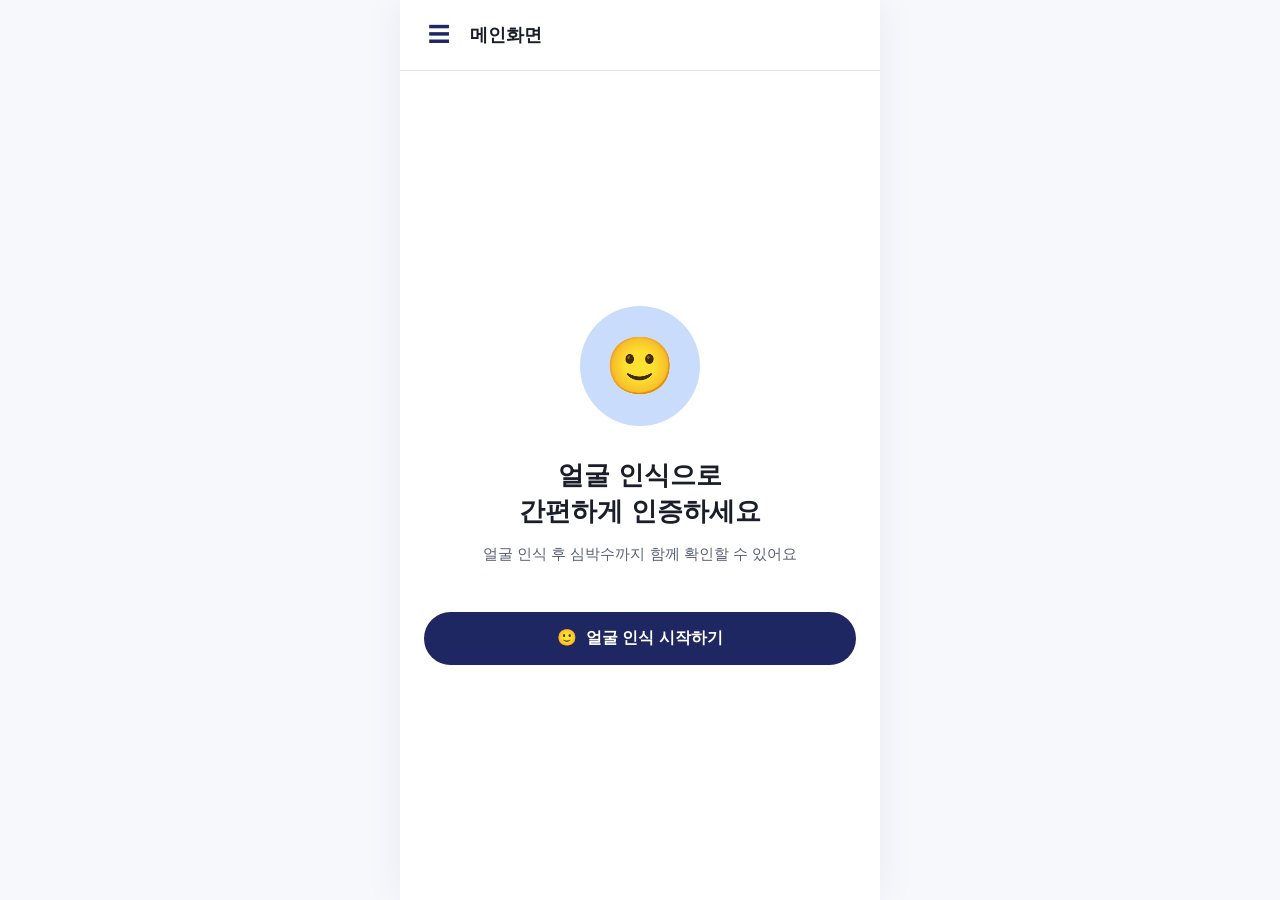
<file: web/index.html>
<!doctype html>
<html lang="ko">
<head>
  <meta charset="UTF-8" />
  <meta name="viewport" content="width=device-width, initial-scale=1" />
  <title>얼굴·심박 인증</title>
  <link rel="stylesheet" href="style.css?v=4" />
</head>
<body>
  <div id="app">
    <!-- Top bar (shared across views) -->
    <div class="topbar">
      <button id="backBtn" class="back-btn" style="display:none" aria-label="뒤로">‹</button>
      <button id="menuBtn" class="menu-btn" aria-label="메뉴">☰</button>
      <h1 id="pageTitle">메인화면</h1>
      <div class="dropdown" id="dropdownMenu">
        <button id="menuHome">홈</button>
        <button id="menuAbout">정보</button>
      </div>
    </div>

    <!-- MAIN -->
    <section class="view active" id="view-main">
      <div class="hero-icon">🙂</div>
      <h2 class="headline">얼굴 인식으로<br />간편하게 인증하세요</h2>
      <p class="subtitle">얼굴 인식 후 심박수까지 함께 확인할 수 있어요</p>
      <button class="btn btn-primary" id="startScanBtn">🙂 &nbsp;얼굴 인식 시작하기</button>
    </section>

    <!-- SCAN -->
    <section class="view" id="view-scan">
      <div class="camera-wrap">
        <video id="cameraVideo" autoplay playsinline muted></video>
        <div class="camera-message" id="cameraMessage" style="display:none"></div>
        <div class="scan-guide" id="scanGuide"></div>
        <p class="scan-guide-text" id="scanGuideText">타원 안에 얼굴과 눈이 오도록 맞춰주세요</p>
        <div class="camera-overlay" id="scanOverlay" style="display:none">
          <div class="spinner"></div>
          <span>얼굴+홍채 인식 중...</span>
        </div>
        <div class="scan-success-overlay" id="scanSuccessOverlay" style="display:none">
          <div class="match-row matched">
            <span class="dot">✓</span><span>얼굴 인증 일치</span>
          </div>
          <div class="match-row" id="irisMatchRow">
            <span class="dot">✓</span><span id="irisMatchLabel">홍채 인증 일치</span>
          </div>
        </div>
      </div>
      <p class="error-text" id="scanError" style="display:none"></p>
      <div class="capture-btn-wrap">
        <button class="capture-btn" id="captureBtn" disabled>촬영</button>
      </div>
    </section>

    <!-- REGISTER -->
    <section class="view" id="view-register">
      <p class="form-title">처음 뵙는 얼굴이에요</p>
      <p class="form-subtitle">정보를 입력하면 다음부터는 얼굴 인식만으로 확인할 수 있어요.</p>

      <div class="field">
        <label for="regName">이름 (사용자 ID)</label>
        <input type="text" id="regName" placeholder="이름" />
      </div>

      <div class="field">
        <label for="regAge">나이</label>
        <input type="number" id="regAge" placeholder="나이" min="0" />
        <p class="field-hint" id="ageHint" style="display:none">만 14세 미만은 가입할 수 없습니다.</p>
      </div>

      <div class="field">
        <label for="regNickname">불리고 싶은 닉네임</label>
        <input type="text" id="regNickname" placeholder="닉네임" />
      </div>

      <div class="field">
        <label>성별</label>
        <div class="segmented">
          <button type="button" id="genderM" class="selected">남성</button>
          <button type="button" id="genderF">여성</button>
        </div>
      </div>

      <div class="field-row">
        <div class="field">
          <label for="regHeight">키(cm)</label>
          <input type="number" id="regHeight" placeholder="키" />
        </div>
        <div class="field">
          <label for="regWeight">몸무게(kg, 선택)</label>
          <input type="number" id="regWeight" placeholder="몸무게" />
        </div>
      </div>

      <label class="checkbox-row">
        <input type="checkbox" id="regConsent" />
        <span>개인정보 수집 및 이용에 동의합니다.</span>
      </label>

      <p class="error-text" id="registerPhotoWarning" style="display:none">
        촬영된 얼굴 사진이 없습니다. 이전 화면에서 다시 촬영해주세요.
      </p>
      <p class="error-text" id="registerError" style="display:none"></p>

      <button class="btn btn-primary" id="submitRegisterBtn" disabled>저장하기</button>
    </section>

    <!-- REGISTER SUCCESS -->
    <section class="view" id="view-registerSuccess">
      <div class="success-icon">✅</div>
      <p class="form-title" style="text-align:center">저장 완료!</p>
      <p class="subtitle" id="successMessage" style="text-align:center"></p>
      <button class="btn btn-primary" id="successConfirmBtn">확인</button>
    </section>

    <!-- PROFILE -->
    <section class="view" id="view-profile">
      <div class="center-loading" id="profileLoading">
        <div class="spinner"></div>
      </div>
      <div id="profileContent" style="display:none">
        <div class="profile-header">
          <div class="avatar">🙂</div>
          <div>
            <p class="profile-name" id="profileNickname"></p>
            <p class="profile-sub" id="profileSub"></p>
          </div>
        </div>

        <div class="stat-card">
          <div class="stat">
            <div class="stat-value" id="profileHeight"></div>
            <div class="stat-label">키</div>
          </div>
          <div class="stat">
            <div class="stat-value" id="profileWeight"></div>
            <div class="stat-label">몸무게</div>
          </div>
        </div>

        <div class="heart-card" id="heartCard">
          <p class="heart-card-title">❤️ 오늘의 심박수</p>
          <p class="heart-card-value" id="heartValue">측정 준비 중입니다</p>
          <p class="heart-card-source" id="heartSource" style="display:none"></p>
          <p class="heart-card-solution" id="heartSolution">심박수 측정 기능은 준비 중입니다.</p>
          <button class="btn btn-primary" id="measureBtn">심박수 측정</button>
        </div>

        <button class="btn btn-outline" id="viewHistoryBtn">전체기록</button>
      </div>
      <p class="error-text" id="profileError" style="display:none"></p>
    </section>

    <!-- HISTORY -->
    <section class="view" id="view-history">
      <div class="center-loading" id="historyLoading">
        <div class="spinner"></div>
      </div>
      <div id="historyEmpty" class="empty-state" style="display:none">
        <h2>아직 심박수 기록이 없습니다.</h2>
        <p>심박수 측정 기능이 연결되면 이곳에서 기록을 확인할 수 있어요.</p>
      </div>
      <div id="historyChartWrap" style="display:none">
        <p class="chart-range" id="chartRange"></p>
        <svg id="historyChart" class="history-chart" viewBox="0 0 320 140" preserveAspectRatio="none"></svg>
      </div>
      <div id="historyList" style="display:none"></div>
    </section>
  </div>

  <script src="app.js?v=5"></script>
</body>
</html>
</file>
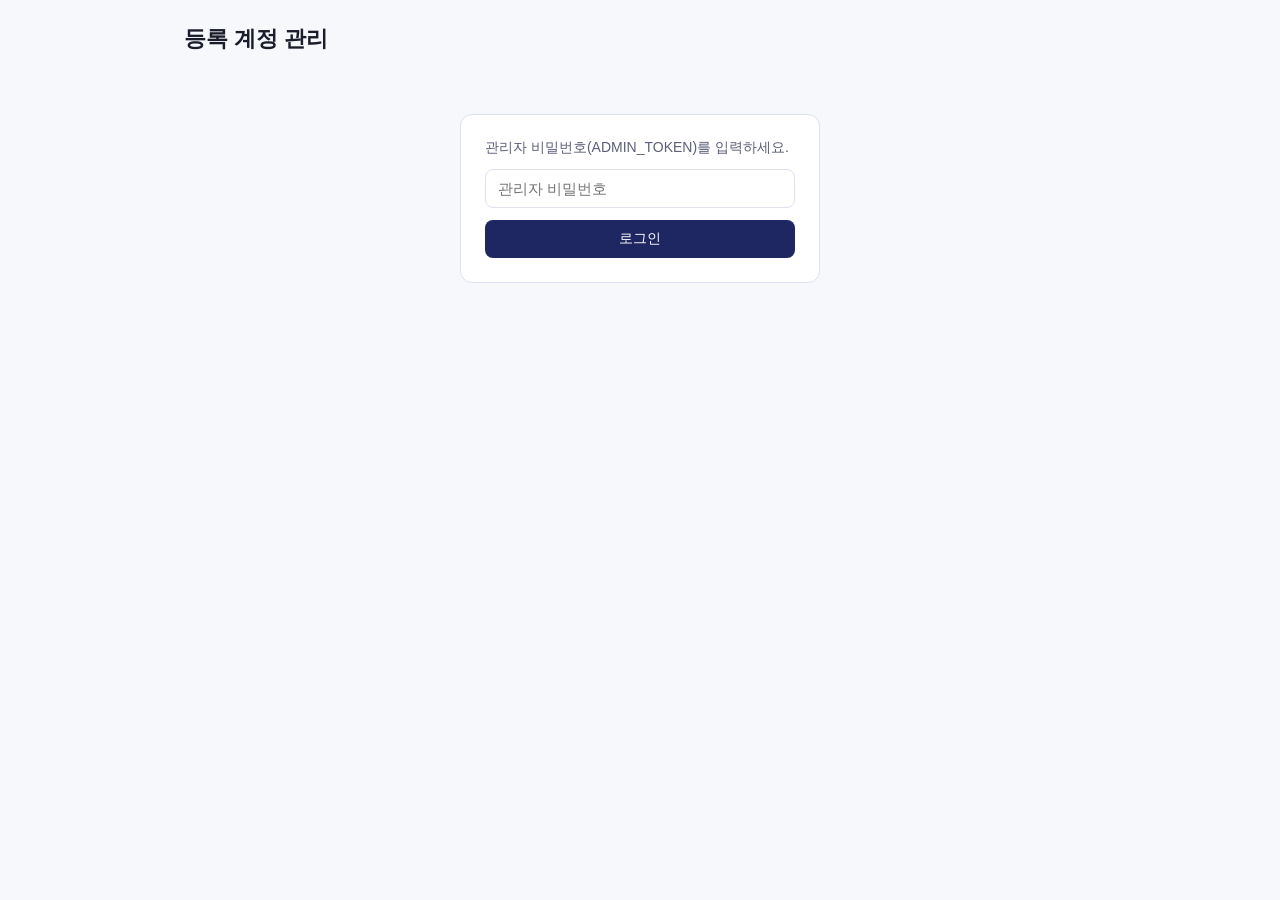
<file: web/admin.html>
<!doctype html>
<html lang="ko">
<head>
  <meta charset="UTF-8" />
  <meta name="viewport" content="width=device-width, initial-scale=1" />
  <title>관리자 - 얼굴·심박 인증</title>
  <link rel="stylesheet" href="style.css?v=4" />
  <link rel="stylesheet" href="admin.css?v=1" />
</head>
<body>
  <div id="admin-app">
    <header class="admin-header">
      <h1>등록 계정 관리</h1>
      <button id="logoutBtn" style="display:none">로그아웃</button>
    </header>

    <section id="loginView" class="admin-card">
      <p class="admin-hint">관리자 비밀번호(ADMIN_TOKEN)를 입력하세요.</p>
      <input type="password" id="tokenInput" placeholder="관리자 비밀번호" />
      <button id="loginBtn" class="btn-primary">로그인</button>
      <p class="error-text" id="loginError" style="display:none"></p>
    </section>

    <section id="dashboardView" style="display:none">
      <div class="admin-toolbar">
        <span id="userCount"></span>
        <div>
          <button id="refreshBtn">새로고침</button>
          <button id="deleteAllBtn" class="btn-danger">전체 삭제</button>
        </div>
      </div>

      <div class="admin-table-wrap">
        <table class="admin-table">
          <thead>
            <tr>
              <th>이름</th>
              <th>닉네임</th>
              <th>나이</th>
              <th>성별</th>
              <th>키/몸무게</th>
              <th>홍채 등록</th>
              <th>최근 심박수</th>
              <th>등록일</th>
              <th></th>
            </tr>
          </thead>
          <tbody id="userTableBody"></tbody>
        </table>
      </div>

      <p id="emptyState" class="admin-hint" style="display:none">등록된 계정이 없습니다.</p>
    </section>
  </div>

  <script src="admin.js?v=1"></script>
</body>
</html>
</file>
<file: web/style.css>
:root {
  --navy: #1e2761;
  --ice-blue: #cadcfc;
  --bg: #f7f8fc;
  --surface: #ffffff;
  --surface-alt: #eef0fa;
  --text: #1b1d2a;
  --text-muted: #5b5f77;
  --border: #dee1f0;
  --error: #d32f2f;
  --status-normal-bg: #dff5e1;
  --status-warning-bg: #ffe6cc;
  --status-unknown-bg: #ededed;
}

* {
  box-sizing: border-box;
}

html,
body {
  margin: 0;
  height: 100%;
  background: var(--bg);
  color: var(--text);
  font-family: -apple-system, BlinkMacSystemFont, "Apple SD Gothic Neo", "Segoe UI", Roboto,
    "Malgun Gothic", sans-serif;
}

#app {
  max-width: 480px;
  margin: 0 auto;
  min-height: 100vh;
  background: var(--surface);
  display: flex;
  flex-direction: column;
  box-shadow: 0 0 40px rgba(30, 39, 97, 0.06);
}

/* Top bar */
.topbar {
  display: flex;
  align-items: center;
  gap: 12px;
  padding: 16px 20px;
  border-bottom: 1px solid var(--border);
  position: relative;
}

.menu-btn {
  background: none;
  border: none;
  font-size: 22px;
  cursor: pointer;
  color: var(--navy);
  padding: 4px 8px;
  border-radius: 8px;
}

.menu-btn:hover {
  background: var(--surface-alt);
}

.topbar h1 {
  font-size: 18px;
  font-weight: 700;
  margin: 0;
}

.back-btn {
  background: none;
  border: none;
  font-size: 20px;
  cursor: pointer;
  color: var(--navy);
  padding: 4px 8px;
}

/* Dropdown menu */
.dropdown {
  position: absolute;
  top: 56px;
  left: 12px;
  background: var(--surface);
  border: 1px solid var(--border);
  border-radius: 12px;
  box-shadow: 0 8px 24px rgba(30, 39, 97, 0.12);
  min-width: 160px;
  overflow: hidden;
  z-index: 20;
  display: none;
}

.dropdown.open {
  display: block;
}

.dropdown button {
  display: block;
  width: 100%;
  text-align: left;
  padding: 12px 16px;
  border: none;
  background: none;
  font-size: 15px;
  cursor: pointer;
  color: var(--text);
}

.dropdown button:hover {
  background: var(--surface-alt);
}

/* Views */
.view {
  display: none;
  flex: 1;
  flex-direction: column;
  padding: 24px;
}

.view.active {
  display: flex;
}

/* Main screen */
#view-main {
  align-items: center;
  justify-content: center;
  text-align: center;
  gap: 8px;
}

.hero-icon {
  width: 120px;
  height: 120px;
  border-radius: 50%;
  background: var(--ice-blue);
  display: flex;
  align-items: center;
  justify-content: center;
  font-size: 56px;
  margin-bottom: 24px;
}

.headline {
  font-size: 26px;
  font-weight: 700;
  line-height: 1.35;
  margin: 0 0 8px;
}

.subtitle {
  color: var(--text-muted);
  font-size: 15px;
  margin: 0 0 40px;
}

/* Buttons */
.btn {
  border: none;
  border-radius: 999px;
  padding: 16px 24px;
  font-size: 16px;
  font-weight: 600;
  cursor: pointer;
  width: 100%;
  transition: opacity 0.15s;
}

.btn:disabled {
  opacity: 0.4;
  cursor: not-allowed;
}

.btn-primary {
  background: var(--navy);
  color: white;
}

.btn-outline {
  background: transparent;
  color: var(--navy);
  border: 1.5px solid var(--navy);
}

/* Camera / scan screen */
.camera-wrap {
  flex: 1;
  background: black;
  border-radius: 12px;
  overflow: hidden;
  position: relative;
  min-height: 320px;
  margin-bottom: 16px;
}

.camera-wrap video {
  /* Absolute + inset instead of flex-centering: a flex item's default
     min-height:auto keeps a <video> at its intrinsic (stream) size on
     Safari/iOS even with width/height:100%, so it renders as a small
     box instead of filling the container. Absolute positioning isn't
     subject to that flex sizing quirk. */
  position: absolute;
  inset: 0;
  width: 100%;
  height: 100%;
  object-fit: cover;
  transform: scaleX(-1);
}

.camera-message {
  position: absolute;
  inset: 0;
  display: flex;
  align-items: center;
  justify-content: center;
  color: white;
  text-align: center;
  padding: 24px;
}

.camera-overlay {
  position: absolute;
  inset: 0;
  background: rgba(0, 0, 0, 0.45);
  display: flex;
  align-items: center;
  justify-content: center;
  flex-direction: column;
  gap: 12px;
  color: white;
}

/* FaceID 스타일 가이드: 얼굴(과 눈)을 맞춰야 하는 타원.
   실시간으로 얼굴 위치를 감지하지는 않는 정적 가이드다. */
.scan-guide {
  position: absolute;
  top: 50%;
  left: 50%;
  width: 60%;
  aspect-ratio: 3 / 4;
  transform: translate(-50%, -50%);
  border-radius: 50%;
  border: 3px dashed rgba(255, 255, 255, 0.9);
  box-shadow: 0 0 0 9999px rgba(0, 0, 0, 0.45);
  pointer-events: none;
}

.scan-guide-text {
  position: absolute;
  left: 0;
  right: 0;
  bottom: 20px;
  text-align: center;
  color: white;
  padding: 0 16px;
  pointer-events: none;
}

.scan-success-overlay {
  position: absolute;
  inset: 0;
  background: rgba(0, 0, 0, 0.55);
  display: flex;
  align-items: center;
  justify-content: center;
  flex-direction: column;
  gap: 10px;
}

.match-row {
  display: flex;
  align-items: center;
  gap: 8px;
  color: white;
  font-size: 16px;
}

.match-row .dot {
  width: 22px;
  height: 22px;
  border-radius: 50%;
  display: flex;
  align-items: center;
  justify-content: center;
  font-size: 13px;
  color: white;
}

.match-row.matched .dot {
  background: #2e7d32;
}

.match-row.unmatched .dot {
  background: #9e9e9e;
}

.spinner {
  width: 32px;
  height: 32px;
  border: 3px solid rgba(255, 255, 255, 0.35);
  border-top-color: white;
  border-radius: 50%;
  animation: spin 0.8s linear infinite;
}

@keyframes spin {
  to {
    transform: rotate(360deg);
  }
}

.capture-btn-wrap {
  display: flex;
  justify-content: center;
  padding: 8px 0 4px;
}

.capture-btn {
  width: 72px;
  height: 72px;
  border-radius: 50%;
  background: var(--navy);
  color: white;
  border: none;
  font-size: 14px;
  font-weight: 600;
  cursor: pointer;
}

.capture-btn:disabled {
  opacity: 0.35;
  cursor: not-allowed;
}

.error-text {
  color: var(--error);
  font-size: 14px;
  text-align: center;
  margin: 12px 0 0;
}

/* Form */
.form-title {
  font-size: 22px;
  font-weight: 700;
  margin: 0 0 4px;
}

.form-subtitle {
  color: var(--text-muted);
  font-size: 14px;
  margin: 0 0 24px;
}

.field {
  margin-bottom: 14px;
}

.field label {
  display: block;
  font-size: 13px;
  font-weight: 600;
  color: var(--text-muted);
  margin-bottom: 6px;
}

.field input[type="text"],
.field input[type="number"] {
  width: 100%;
  padding: 12px 14px;
  border: 1.5px solid var(--border);
  border-radius: 10px;
  font-size: 15px;
  background: var(--surface);
  color: var(--text);
}

.field input:focus {
  outline: none;
  border-color: var(--navy);
}

.field-row {
  display: flex;
  gap: 12px;
}

.field-row .field {
  flex: 1;
}

.segmented {
  display: flex;
  border: 1.5px solid var(--border);
  border-radius: 10px;
  overflow: hidden;
}

.segmented button {
  flex: 1;
  padding: 10px;
  border: none;
  background: var(--surface);
  font-size: 14px;
  cursor: pointer;
  color: var(--text);
}

.segmented button.selected {
  background: var(--navy);
  color: white;
}

.field-hint {
  font-size: 12px;
  color: var(--error);
  margin-top: 4px;
}

.checkbox-row {
  display: flex;
  align-items: flex-start;
  gap: 10px;
  margin: 16px 0;
  font-size: 14px;
}

.checkbox-row input {
  margin-top: 3px;
}

/* Success screen */
#view-registerSuccess {
  align-items: center;
  justify-content: center;
  text-align: center;
}

.success-icon {
  font-size: 56px;
  color: #2e7d32;
  margin-bottom: 8px;
}

/* Profile */
.profile-header {
  display: flex;
  align-items: center;
  gap: 16px;
  margin-bottom: 20px;
}

.avatar {
  width: 64px;
  height: 64px;
  border-radius: 50%;
  background: var(--ice-blue);
  display: flex;
  align-items: center;
  justify-content: center;
  font-size: 28px;
  flex-shrink: 0;
}

.profile-name {
  font-size: 19px;
  font-weight: 700;
  margin: 0;
}

.profile-sub {
  font-size: 14px;
  color: var(--text-muted);
  margin: 2px 0 0;
}

.stat-card {
  display: flex;
  justify-content: space-around;
  background: var(--surface-alt);
  border-radius: 14px;
  padding: 16px;
  margin-bottom: 24px;
}

.stat {
  text-align: center;
}

.stat-value {
  font-size: 18px;
  font-weight: 700;
}

.stat-label {
  font-size: 13px;
  color: var(--text-muted);
}

.heart-card {
  border-radius: 16px;
  padding: 20px;
  background: var(--status-unknown-bg);
  margin-bottom: 16px;
}

.heart-card.status-normal {
  background: var(--status-normal-bg);
}

.heart-card.status-warning {
  background: var(--status-warning-bg);
}

.heart-card-title {
  font-weight: 700;
  font-size: 16px;
  margin: 0 0 10px;
}

.heart-card-value {
  font-size: 20px;
  font-weight: 700;
  margin: 0 0 6px;
}

.heart-card-source {
  font-size: 12.5px;
  color: var(--text-muted);
  margin: 0 0 6px;
}

.heart-card-solution {
  font-size: 13.5px;
  color: var(--text-muted);
  margin: 0 0 16px;
}

.heart-card .btn {
  width: auto;
  padding: 10px 20px;
  font-size: 14px;
}

/* History */
.empty-state {
  flex: 1;
  display: flex;
  flex-direction: column;
  align-items: center;
  justify-content: center;
  text-align: center;
  gap: 6px;
}

.empty-state h2 {
  font-size: 17px;
  margin: 0;
}

.empty-state p {
  font-size: 14px;
  color: var(--text-muted);
  margin: 0;
}

.chart-range {
  font-size: 13px;
  color: var(--text-muted);
  margin: 0 0 4px;
}

.history-chart {
  width: 100%;
  height: 140px;
  margin-bottom: 20px;
}

.history-item {
  border: 1px solid var(--border);
  border-radius: 10px;
  padding: 14px;
  margin-bottom: 10px;
}

.history-item .bpm {
  font-weight: 600;
}

.history-item .time {
  font-size: 13px;
  color: var(--text-muted);
}

.center-loading {
  flex: 1;
  display: flex;
  align-items: center;
  justify-content: center;
}

.center-loading .spinner {
  border-color: rgba(30, 39, 97, 0.2);
  border-top-color: var(--navy);
}

.spacer {
  flex: 1;
}
</file>
<file: web/admin.css>
#admin-app {
  max-width: 960px;
  margin: 0 auto;
  padding: 24px;
}

.admin-header {
  display: flex;
  align-items: center;
  justify-content: space-between;
  margin-bottom: 20px;
}

.admin-header h1 {
  font-size: 22px;
  margin: 0;
}

.admin-card {
  max-width: 360px;
  margin: 60px auto;
  padding: 24px;
  background: var(--surface);
  border: 1px solid var(--border);
  border-radius: 12px;
  display: flex;
  flex-direction: column;
  gap: 12px;
}

.admin-hint {
  color: var(--text-muted);
  font-size: 14px;
  margin: 0;
}

#admin-app input[type="password"] {
  padding: 10px 12px;
  border: 1px solid var(--border);
  border-radius: 8px;
  font-size: 15px;
}

#admin-app button {
  padding: 10px 16px;
  border-radius: 8px;
  border: 1px solid var(--border);
  background: var(--surface);
  cursor: pointer;
  font-size: 14px;
}

#admin-app button.btn-primary {
  background: var(--navy);
  color: white;
  border: none;
}

#admin-app button.btn-danger {
  background: var(--error);
  color: white;
  border: none;
}

.admin-toolbar {
  display: flex;
  align-items: center;
  justify-content: space-between;
  margin-bottom: 16px;
}

.admin-toolbar > div {
  display: flex;
  gap: 8px;
}

.admin-table-wrap {
  overflow-x: auto;
  border: 1px solid var(--border);
  border-radius: 12px;
}

.admin-table {
  width: 100%;
  border-collapse: collapse;
  font-size: 14px;
  white-space: nowrap;
}

.admin-table th,
.admin-table td {
  padding: 10px 14px;
  text-align: left;
  border-bottom: 1px solid var(--border);
}

.admin-table thead {
  background: var(--surface-alt);
}

.admin-table tbody tr:last-child td {
  border-bottom: none;
}

.badge {
  display: inline-block;
  padding: 2px 8px;
  border-radius: 999px;
  font-size: 12px;
}

.badge.yes {
  background: var(--status-normal-bg);
}

.badge.no {
  background: var(--status-unknown-bg);
  color: var(--text-muted);
}

.row-delete-btn {
  color: var(--error);
  border-color: var(--error);
  background: transparent;
}
</file>
